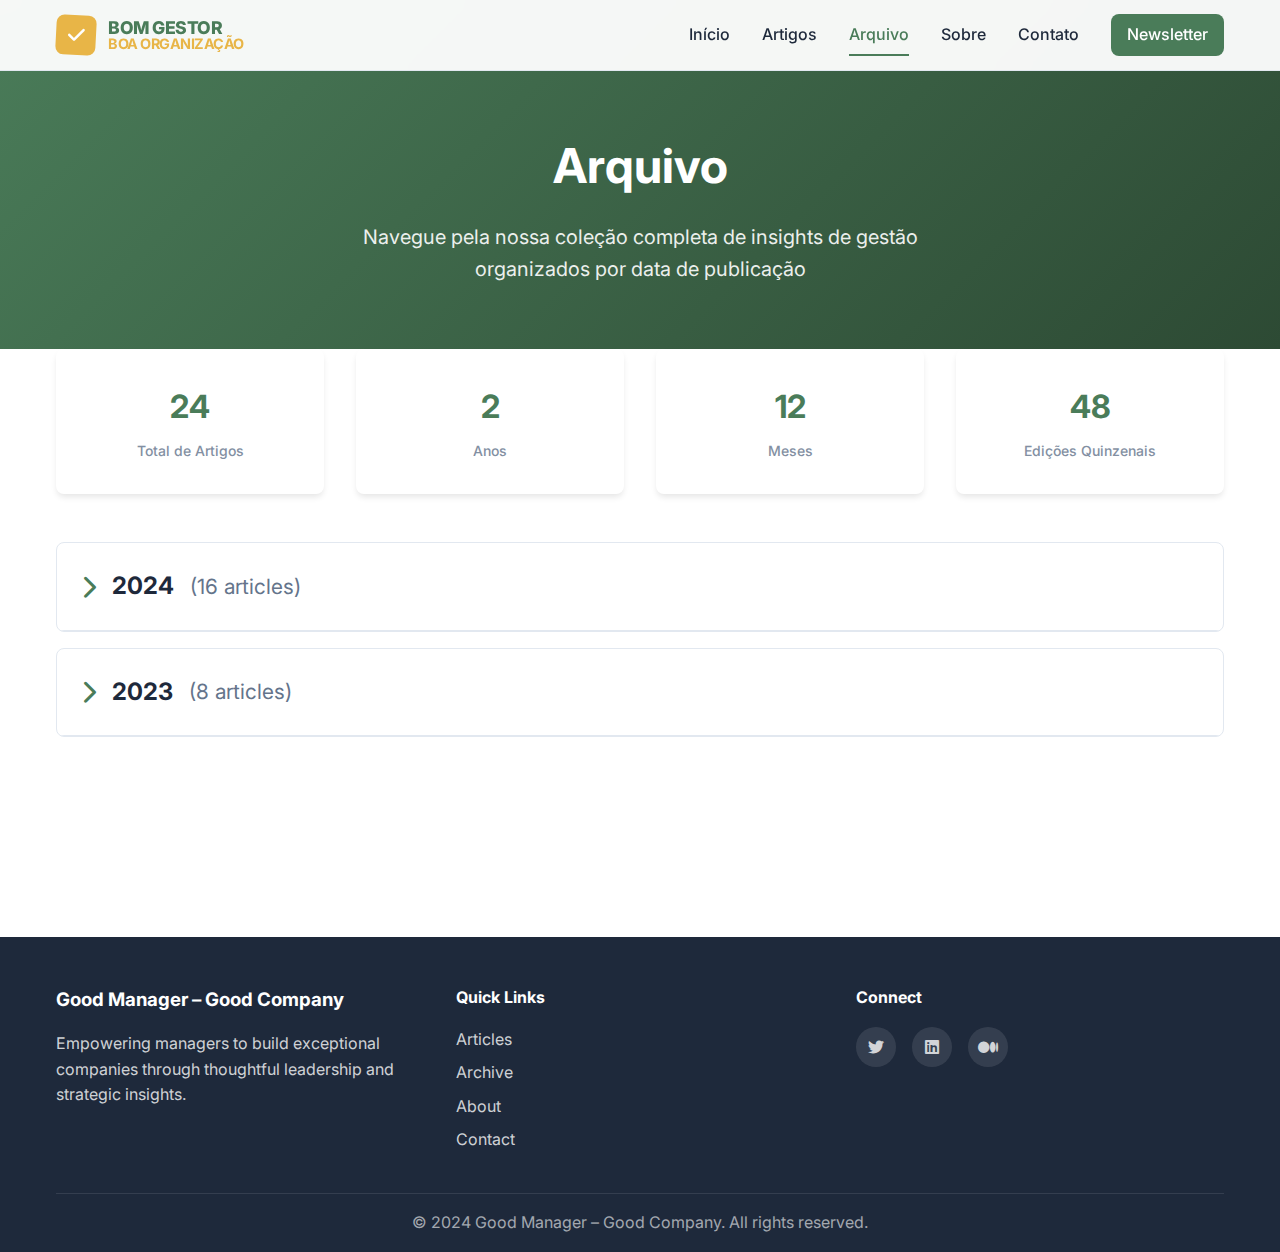
<file: archive.html>
<!DOCTYPE html>
<html lang="pt-BR">
<head>
    <meta charset="UTF-8">
    <meta name="viewport" content="width=device-width, initial-scale=1.0">
    <title>Arquivo | Bom Gestor Boa Organização</title>
    <meta name="description" content="Navegue pelo nosso arquivo completo de artigos de gestão organizados por ano, mês e semana">
    <link rel="stylesheet" href="css/style.css">
    <link rel="preconnect" href="https://fonts.googleapis.com">
    <link rel="preconnect" href="https://fonts.gstatic.com" crossorigin>
    <link href="https://fonts.googleapis.com/css2?family=Inter:wght@300;400;500;600;700&display=swap" rel="stylesheet">
    <link rel="stylesheet" href="https://cdnjs.cloudflare.com/ajax/libs/font-awesome/6.0.0/css/all.min.css">
</head>
<body>
    <nav class="navbar">
        <div class="nav-container">
            <div class="nav-logo">
                <a href="index.html">
                    <div class="logo-container">
                        <div class="logo-icon">
                            <i class="fas fa-check"></i>
                        </div>
                        <div class="logo-text">
                            <span class="logo-main">BOM GESTOR</span>
                            <span class="logo-sub">BOA ORGANIZAÇÃO</span>
                        </div>
                    </div>
                </a>
            </div>
            <div class="nav-menu" id="nav-menu">
                <a href="index.html" class="nav-link">Início</a>
                <a href="articles.html" class="nav-link">Artigos</a>
                <a href="archive.html" class="nav-link active">Arquivo</a>
                <a href="about.html" class="nav-link">Sobre</a>
                <a href="contact.html" class="nav-link">Contato</a>
                <a href="newsletter.html" class="nav-link newsletter-btn">Newsletter</a>
            </div>
            <div class="hamburger" id="hamburger">
                <span class="bar"></span>
                <span class="bar"></span>
                <span class="bar"></span>
            </div>
        </div>
    </nav>

    <main class="page-transition">
        <!-- Page Header -->
        <section class="page-header">
            <div class="container">
                <h1 class="page-title fade-in-up">Arquivo</h1>
                <p class="page-subtitle fade-in-up delay-1">Navegue pela nossa coleção completa de insights de gestão organizados por data de publicação</p>
            </div>
        </section>

        <!-- Archive Navigation -->
        <section class="archive-section">
            <div class="container">
                <div class="archive-stats scroll-reveal">
                    <div class="stats-grid">
                        <div class="stat-item">
                            <div class="stat-number">24</div>
                            <div class="stat-label">Total de Artigos</div>
                        </div>
                        <div class="stat-item">
                            <div class="stat-number">2</div>
                            <div class="stat-label">Anos</div>
                        </div>
                        <div class="stat-item">
                            <div class="stat-number">12</div>
                            <div class="stat-label">Meses</div>
                        </div>
                        <div class="stat-item">
                            <div class="stat-number">48</div>
                            <div class="stat-label">Edições Quinzenais</div>
                        </div>
                    </div>
                </div>

                <!-- Archive Tree -->
                <div class="archive-tree scroll-reveal">
                    <!-- 2024 -->
                    <div class="archive-year" data-year="2024">
                        <div class="year-header" onclick="toggleYear('2024')">
                            <h2>
                                <i class="fas fa-chevron-down year-icon"></i>
                                2024
                                <span class="article-count">(16 articles)</span>
                            </h2>
                        </div>
                        <div class="year-content" id="year-2024">
                            <!-- December 2024 -->
                            <div class="archive-month" data-month="12">
                                <div class="month-header" onclick="toggleMonth('2024', '12')">
                                    <h3>
                                        <i class="fas fa-chevron-down month-icon"></i>
                                        December 2024
                                        <span class="article-count">(4 articles)</span>
                                    </h3>
                                </div>
                                <div class="month-content" id="month-2024-12">
                                    <!-- Week 2 -->
                                    <div class="archive-week" data-week="2">
                                        <div class="week-header" onclick="toggleWeek('2024', '12', '2')">
                                            <h4>
                                                <i class="fas fa-chevron-down week-icon"></i>
                                                Week 2 (December 15, 2024)
                                                <span class="article-count">(2 articles)</span>
                                            </h4>
                                        </div>
                                        <div class="week-content" id="week-2024-12-2">
                                            <div class="archive-articles">
                                                <article class="archive-article-card hover-card">
                                                    <div class="article-info">
                                                        <div class="article-meta">
                                                            <span class="article-date">December 15, 2024</span>
                                                            <span class="article-tag leadership">Leadership</span>
                                                        </div>
                                                        <h5 class="article-title">The Art of Effective Team Leadership in 2024</h5>
                                                        <p class="article-excerpt">Discover the key principles that separate great leaders from good ones...</p>
                                                        <a href="article-detail.html?id=1" class="article-link">
                                                            Read Article <i class="fas fa-arrow-right"></i>
                                                        </a>
                                                    </div>
                                                </article>
                                                <article class="archive-article-card hover-card">
                                                    <div class="article-info">
                                                        <div class="article-meta">
                                                            <span class="article-date">December 15, 2024</span>
                                                            <span class="article-tag strategy">Strategy</span>
                                                        </div>
                                                        <h5 class="article-title">Innovation Management in Large Organizations</h5>
                                                        <p class="article-excerpt">How to foster innovation while maintaining operational efficiency...</p>
                                                        <a href="article-detail.html?id=9" class="article-link">
                                                            Read Article <i class="fas fa-arrow-right"></i>
                                                        </a>
                                                    </div>
                                                </article>
                                            </div>
                                        </div>
                                    </div>

                                    <!-- Week 1 -->
                                    <div class="archive-week" data-week="1">
                                        <div class="week-header" onclick="toggleWeek('2024', '12', '1')">
                                            <h4>
                                                <i class="fas fa-chevron-down week-icon"></i>
                                                Week 1 (December 1, 2024)
                                                <span class="article-count">(2 articles)</span>
                                            </h4>
                                        </div>
                                        <div class="week-content" id="week-2024-12-1">
                                            <div class="archive-articles">
                                                <article class="archive-article-card hover-card">
                                                    <div class="article-info">
                                                        <div class="article-meta">
                                                            <span class="article-date">December 1, 2024</span>
                                                            <span class="article-tag remote-work">Remote Work</span>
                                                        </div>
                                                        <h5 class="article-title">Building Culture in Remote Teams</h5>
                                                        <p class="article-excerpt">How to maintain company culture when your workforce is distributed...</p>
                                                        <a href="article-detail.html?id=2" class="article-link">
                                                            Read Article <i class="fas fa-arrow-right"></i>
                                                        </a>
                                                    </div>
                                                </article>
                                                <article class="archive-article-card hover-card">
                                                    <div class="article-info">
                                                        <div class="article-meta">
                                                            <span class="article-date">December 1, 2024</span>
                                                            <span class="article-tag leadership">Leadership</span>
                                                        </div>
                                                        <h5 class="article-title">Emotional Intelligence for Modern Managers</h5>
                                                        <p class="article-excerpt">Developing emotional intelligence skills to better understand...</p>
                                                        <a href="article-detail.html?id=10" class="article-link">
                                                            Read Article <i class="fas fa-arrow-right"></i>
                                                        </a>
                                                    </div>
                                                </article>
                                            </div>
                                        </div>
                                    </div>
                                </div>
                            </div>

                            <!-- November 2024 -->
                            <div class="archive-month" data-month="11">
                                <div class="month-header" onclick="toggleMonth('2024', '11')">
                                    <h3>
                                        <i class="fas fa-chevron-down month-icon"></i>
                                        November 2024
                                        <span class="article-count">(4 articles)</span>
                                    </h3>
                                </div>
                                <div class="month-content" id="month-2024-11">
                                    <div class="archive-week" data-week="2">
                                        <div class="week-header" onclick="toggleWeek('2024', '11', '2')">
                                            <h4>
                                                <i class="fas fa-chevron-down week-icon"></i>
                                                Week 2 (November 15, 2024)
                                                <span class="article-count">(2 articles)</span>
                                            </h4>
                                        </div>
                                        <div class="week-content" id="week-2024-11-2">
                                            <div class="archive-articles">
                                                <article class="archive-article-card hover-card">
                                                    <div class="article-info">
                                                        <div class="article-meta">
                                                            <span class="article-date">November 15, 2024</span>
                                                            <span class="article-tag analytics">Analytics</span>
                                                        </div>
                                                        <h5 class="article-title">Data-Driven Decision Making for Managers</h5>
                                                        <p class="article-excerpt">Learn how to leverage data analytics to make better business decisions...</p>
                                                        <a href="article-detail.html?id=3" class="article-link">
                                                            Read Article <i class="fas fa-arrow-right"></i>
                                                        </a>
                                                    </div>
                                                </article>
                                                <article class="archive-article-card hover-card">
                                                    <div class="article-info">
                                                        <div class="article-meta">
                                                            <span class="article-date">November 15, 2024</span>
                                                            <span class="article-tag culture">Culture</span>
                                                        </div>
                                                        <h5 class="article-title">Building High-Performance Teams</h5>
                                                        <p class="article-excerpt">The essential elements of creating teams that consistently deliver...</p>
                                                        <a href="article-detail.html?id=11" class="article-link">
                                                            Read Article <i class="fas fa-arrow-right"></i>
                                                        </a>
                                                    </div>
                                                </article>
                                            </div>
                                        </div>
                                    </div>

                                    <div class="archive-week" data-week="1">
                                        <div class="week-header" onclick="toggleWeek('2024', '11', '1')">
                                            <h4>
                                                <i class="fas fa-chevron-down week-icon"></i>
                                                Week 1 (November 1, 2024)
                                                <span class="article-count">(2 articles)</span>
                                            </h4>
                                        </div>
                                        <div class="week-content" id="week-2024-11-1">
                                            <div class="archive-articles">
                                                <article class="archive-article-card hover-card">
                                                    <div class="article-info">
                                                        <div class="article-meta">
                                                            <span class="article-date">November 1, 2024</span>
                                                            <span class="article-tag culture">Culture</span>
                                                        </div>
                                                        <h5 class="article-title">Creating Psychological Safety in the Workplace</h5>
                                                        <p class="article-excerpt">Why psychological safety is the foundation of high-performing teams...</p>
                                                        <a href="article-detail.html?id=4" class="article-link">
                                                            Read Article <i class="fas fa-arrow-right"></i>
                                                        </a>
                                                    </div>
                                                </article>
                                                <article class="archive-article-card hover-card">
                                                    <div class="article-info">
                                                        <div class="article-meta">
                                                            <span class="article-date">November 1, 2024</span>
                                                            <span class="article-tag remote-work">Remote Work</span>
                                                        </div>
                                                        <h5 class="article-title">Managing Distributed Teams Effectively</h5>
                                                        <p class="article-excerpt">Best practices for leading teams across different time zones...</p>
                                                        <a href="article-detail.html?id=12" class="article-link">
                                                            Read Article <i class="fas fa-arrow-right"></i>
                                                        </a>
                                                    </div>
                                                </article>
                                            </div>
                                        </div>
                                    </div>
                                </div>
                            </div>

                            <!-- October 2024 -->
                            <div class="archive-month" data-month="10">
                                <div class="month-header" onclick="toggleMonth('2024', '10')">
                                    <h3>
                                        <i class="fas fa-chevron-down month-icon"></i>
                                        October 2024
                                        <span class="article-count">(4 articles)</span>
                                    </h3>
                                </div>
                                <div class="month-content" id="month-2024-10">
                                    <div class="archive-week" data-week="2">
                                        <div class="week-header" onclick="toggleWeek('2024', '10', '2')">
                                            <h4>
                                                <i class="fas fa-chevron-down week-icon"></i>
                                                Week 2 (October 15, 2024)
                                                <span class="article-count">(2 articles)</span>
                                            </h4>
                                        </div>
                                        <div class="week-content" id="week-2024-10-2">
                                            <div class="archive-articles">
                                                <article class="archive-article-card hover-card">
                                                    <div class="article-info">
                                                        <div class="article-meta">
                                                            <span class="article-date">October 15, 2024</span>
                                                            <span class="article-tag strategy">Strategy</span>
                                                        </div>
                                                        <h5 class="article-title">Strategic Planning in Uncertain Times</h5>
                                                        <p class="article-excerpt">How to develop robust strategic plans that can adapt to changing market...</p>
                                                        <a href="article-detail.html?id=5" class="article-link">
                                                            Read Article <i class="fas fa-arrow-right"></i>
                                                        </a>
                                                    </div>
                                                </article>
                                                <article class="archive-article-card hover-card">
                                                    <div class="article-info">
                                                        <div class="article-meta">
                                                            <span class="article-date">October 15, 2024</span>
                                                            <span class="article-tag analytics">Analytics</span>
                                                        </div>
                                                        <h5 class="article-title">KPI Management for Modern Leaders</h5>
                                                        <p class="article-excerpt">Selecting and tracking the right metrics to drive business performance...</p>
                                                        <a href="article-detail.html?id=13" class="article-link">
                                                            Read Article <i class="fas fa-arrow-right"></i>
                                                        </a>
                                                    </div>
                                                </article>
                                            </div>
                                        </div>
                                    </div>

                                    <div class="archive-week" data-week="1">
                                        <div class="week-header" onclick="toggleWeek('2024', '10', '1')">
                                            <h4>
                                                <i class="fas fa-chevron-down week-icon"></i>
                                                Week 1 (October 1, 2024)
                                                <span class="article-count">(2 articles)</span>
                                            </h4>
                                        </div>
                                        <div class="week-content" id="week-2024-10-1">
                                            <div class="archive-articles">
                                                <article class="archive-article-card hover-card">
                                                    <div class="article-info">
                                                        <div class="article-meta">
                                                            <span class="article-date">October 1, 2024</span>
                                                            <span class="article-tag leadership">Leadership</span>
                                                        </div>
                                                        <h5 class="article-title">The Power of Continuous Feedback</h5>
                                                        <p class="article-excerpt">Moving beyond annual reviews to create a culture of continuous improvement...</p>
                                                        <a href="article-detail.html?id=6" class="article-link">
                                                            Read Article <i class="fas fa-arrow-right"></i>
                                                        </a>
                                                    </div>
                                                </article>
                                                <article class="archive-article-card hover-card">
                                                    <div class="article-info">
                                                        <div class="article-meta">
                                                            <span class="article-date">October 1, 2024</span>
                                                            <span class="article-tag strategy">Strategy</span>
                                                        </div>
                                                        <h5 class="article-title">Change Management Best Practices</h5>
                                                        <p class="article-excerpt">Leading organizational transformation with minimal disruption...</p>
                                                        <a href="article-detail.html?id=14" class="article-link">
                                                            Read Article <i class="fas fa-arrow-right"></i>
                                                        </a>
                                                    </div>
                                                </article>
                                            </div>
                                        </div>
                                    </div>
                                </div>
                            </div>
                        </div>
                    </div>

                    <!-- 2023 -->
                    <div class="archive-year" data-year="2023">
                        <div class="year-header" onclick="toggleYear('2023')">
                            <h2>
                                <i class="fas fa-chevron-right year-icon"></i>
                                2023
                                <span class="article-count">(8 articles)</span>
                            </h2>
                        </div>
                        <div class="year-content collapsed" id="year-2023">
                            <div class="archive-month" data-month="12">
                                <div class="month-header" onclick="toggleMonth('2023', '12')">
                                    <h3>
                                        <i class="fas fa-chevron-right month-icon"></i>
                                        December 2023
                                        <span class="article-count">(4 articles)</span>
                                    </h3>
                                </div>
                                <div class="month-content collapsed" id="month-2023-12">
                                    <!-- Add 2023 content here -->
                                    <div class="year-summary">
                                        <p>8 articles published in 2023 covering leadership fundamentals, team dynamics, and organizational culture. <a href="#" onclick="expandYear('2023')">Expand to view all articles</a></p>
                                    </div>
                                </div>
                            </div>
                        </div>
                    </div>
                </div>

                <!-- Quick Navigation -->
                <div class="quick-nav scroll-reveal">
                    <h3>Quick Navigation</h3>
                    <div class="nav-buttons">
                        <button class="nav-btn" onclick="expandAll()">
                            <i class="fas fa-expand-alt"></i> Expand All
                        </button>
                        <button class="nav-btn" onclick="collapseAll()">
                            <i class="fas fa-compress-alt"></i> Collapse All
                        </button>
                        <button class="nav-btn" onclick="scrollToTop()">
                            <i class="fas fa-arrow-up"></i> Back to Top
                        </button>
                    </div>
                </div>
            </div>
        </section>
    </main>

    <footer class="footer">
        <div class="container">
            <div class="footer-content">
                <div class="footer-section">
                    <h3>Good Manager – Good Company</h3>
                    <p>Empowering managers to build exceptional companies through thoughtful leadership and strategic insights.</p>
                </div>
                <div class="footer-section">
                    <h4>Quick Links</h4>
                    <ul>
                        <li><a href="articles.html">Articles</a></li>
                        <li><a href="archive.html">Archive</a></li>
                        <li><a href="about.html">About</a></li>
                        <li><a href="contact.html">Contact</a></li>
                    </ul>
                </div>
                <div class="footer-section">
                    <h4>Connect</h4>
                    <div class="social-links">
                        <a href="#" class="social-link"><i class="fab fa-twitter"></i></a>
                        <a href="#" class="social-link"><i class="fab fa-linkedin"></i></a>
                        <a href="#" class="social-link"><i class="fab fa-medium"></i></a>
                    </div>
                </div>
            </div>
            <div class="footer-bottom">
                <p>&copy; 2024 Good Manager – Good Company. All rights reserved.</p>
            </div>
        </div>
    </footer>

    <script src="js/main.js"></script>
    <script src="js/archive.js"></script>
</body>
</html>
</file>
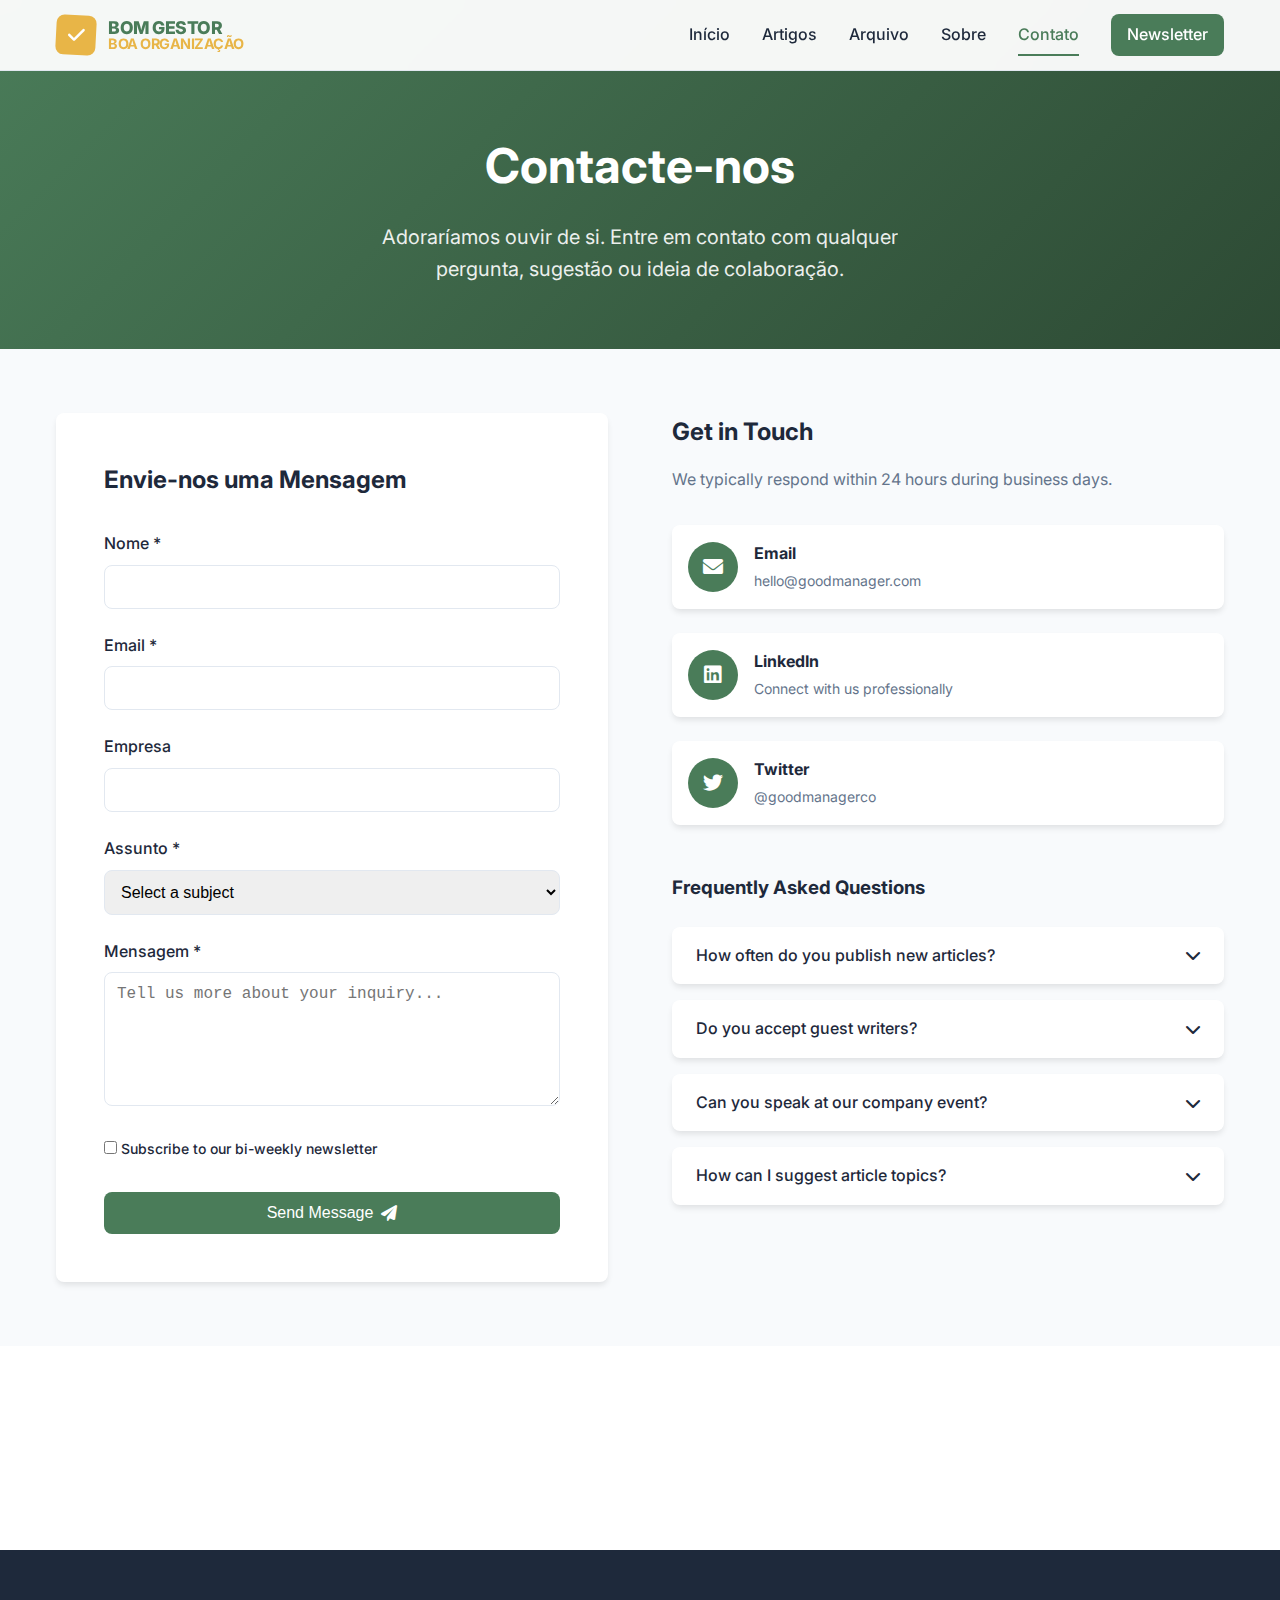
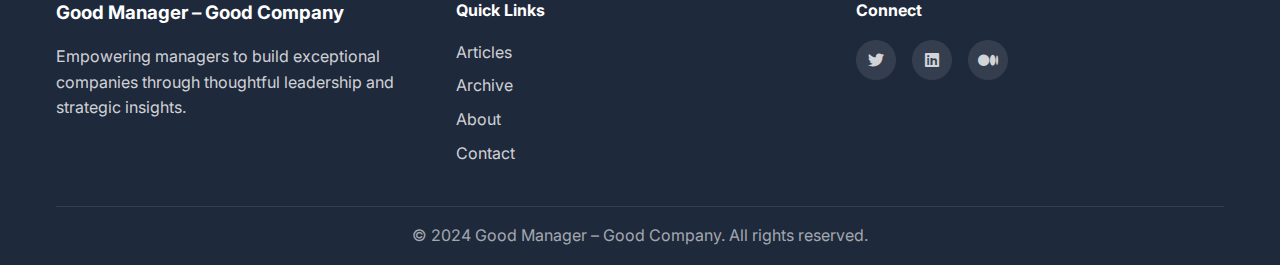
<file: contact.html>
<!DOCTYPE html>
<html lang="pt-BR">
<head>
    <meta charset="UTF-8">
    <meta name="viewport" content="width=device-width, initial-scale=1.0">
    <title>Contato | Bom Gestor Boa Organização</title>
    <meta name="description" content="Entre em contato com Bom Gestor Boa Organização. Adoraríamos ouvir de si!">
    <link rel="stylesheet" href="css/style.css">
    <link rel="preconnect" href="https://fonts.googleapis.com">
    <link rel="preconnect" href="https://fonts.gstatic.com" crossorigin>
    <link href="https://fonts.googleapis.com/css2?family=Inter:wght@300;400;500;600;700&display=swap" rel="stylesheet">
    <link rel="stylesheet" href="https://cdnjs.cloudflare.com/ajax/libs/font-awesome/6.0.0/css/all.min.css">
</head>
<body>
    <nav class="navbar">
        <div class="nav-container">
            <div class="nav-logo">
                <a href="index.html">
                    <div class="logo-container">
                        <div class="logo-icon">
                            <i class="fas fa-check"></i>
                        </div>
                        <div class="logo-text">
                            <span class="logo-main">BOM GESTOR</span>
                            <span class="logo-sub">BOA ORGANIZAÇÃO</span>
                        </div>
                    </div>
                </a>
            </div>
            <div class="nav-menu" id="nav-menu">
                <a href="index.html" class="nav-link">Início</a>
                <a href="articles.html" class="nav-link">Artigos</a>
                <a href="archive.html" class="nav-link">Arquivo</a>
                <a href="about.html" class="nav-link">Sobre</a>
                <a href="contact.html" class="nav-link active">Contato</a>
                <a href="newsletter.html" class="nav-link newsletter-btn">Newsletter</a>
            </div>
            <div class="hamburger" id="hamburger">
                <span class="bar"></span>
                <span class="bar"></span>
                <span class="bar"></span>
            </div>
        </div>
    </nav>

    <main class="page-transition">
        <!-- Page Header -->
        <section class="page-header">
            <div class="container">
                <h1 class="page-title fade-in-up">Contacte-nos</h1>
                <p class="page-subtitle fade-in-up delay-1">Adoraríamos ouvir de si. Entre em contato com qualquer pergunta, sugestão ou ideia de colaboração.</p>
            </div>
        </section>

        <!-- Contact Section -->
        <section class="contact-section">
            <div class="container">
                <div class="contact-grid">
                    <!-- Contact Form -->
                    <div class="contact-form-container scroll-reveal">
                        <h2>Envie-nos uma Mensagem</h2>
                        <form class="contact-form" id="contact-form">
                            <div class="form-group">
                                <label for="name">Nome *</label>
                                <input type="text" id="name" name="name" required>
                            </div>
                            
                            <div class="form-group">
                                <label for="email">Email *</label>
                                <input type="email" id="email" name="email" required>
                            </div>
                            
                            <div class="form-group">
                                <label for="company">Empresa</label>
                                <input type="text" id="company" name="company">
                            </div>
                            
                            <div class="form-group">
                                <label for="subject">Assunto *</label>
                                <select id="subject" name="subject" required>
                                    <option value="">Select a subject</option>
                                    <option value="general">General Inquiry</option>
                                    <option value="collaboration">Collaboration Opportunity</option>
                                    <option value="guest-writing">Guest Writing</option>
                                    <option value="speaking">Speaking Engagement</option>
                                    <option value="feedback">Feedback</option>
                                    <option value="technical">Technical Support</option>
                                    <option value="other">Other</option>
                                </select>
                            </div>
                            
                            <div class="form-group">
                                <label for="message">Mensagem *</label>
                                <textarea id="message" name="message" rows="6" required placeholder="Tell us more about your inquiry..."></textarea>
                            </div>
                            
                            <div class="form-group checkbox-group">
                                <label class="checkbox-label">
                                    <input type="checkbox" id="newsletter" name="newsletter">
                                    <span class="checkmark"></span>
                                    Subscribe to our bi-weekly newsletter
                                </label>
                            </div>
                            
                            <button type="submit" class="btn btn-primary submit-btn">
                                <span class="btn-text">Send Message</span>
                                <i class="fas fa-paper-plane btn-icon"></i>
                            </button>
                        </form>
                    </div>

                    <!-- Contact Info -->
                    <div class="contact-info scroll-reveal">
                        <h2>Get in Touch</h2>
                        <p>We typically respond within 24 hours during business days.</p>
                        
                        <div class="contact-methods">
                            <div class="contact-method">
                                <div class="method-icon">
                                    <i class="fas fa-envelope"></i>
                                </div>
                                <div class="method-info">
                                    <h4>Email</h4>
                                    <p>hello@goodmanager.com</p>
                                </div>
                            </div>
                            
                            <div class="contact-method">
                                <div class="method-icon">
                                    <i class="fab fa-linkedin"></i>
                                </div>
                                <div class="method-info">
                                    <h4>LinkedIn</h4>
                                    <p>Connect with us professionally</p>
                                </div>
                            </div>
                            
                            <div class="contact-method">
                                <div class="method-icon">
                                    <i class="fab fa-twitter"></i>
                                </div>
                                <div class="method-info">
                                    <h4>Twitter</h4>
                                    <p>@goodmanagerco</p>
                                </div>
                            </div>
                        </div>

                        <!-- FAQ Section -->
                        <div class="contact-faq">
                            <h3>Frequently Asked Questions</h3>
                            <div class="faq-item">
                                <div class="faq-question" onclick="toggleFaq(0)">
                                    <span>How often do you publish new articles?</span>
                                    <i class="fas fa-chevron-down"></i>
                                </div>
                                <div class="faq-answer">
                                    <p>We publish new articles bi-weekly, every other Tuesday. You can subscribe to our newsletter to get notified of new publications.</p>
                                </div>
                            </div>
                            
                            <div class="faq-item">
                                <div class="faq-question" onclick="toggleFaq(1)">
                                    <span>Do you accept guest writers?</span>
                                    <i class="fas fa-chevron-down"></i>
                                </div>
                                <div class="faq-answer">
                                    <p>Yes! We welcome guest contributions from experienced managers and thought leaders. Please use the contact form with "Guest Writing" as the subject.</p>
                                </div>
                            </div>
                            
                            <div class="faq-item">
                                <div class="faq-question" onclick="toggleFaq(2)">
                                    <span>Can you speak at our company event?</span>
                                    <i class="fas fa-chevron-down"></i>
                                </div>
                                <div class="faq-answer">
                                    <p>We'd be happy to discuss speaking opportunities. Please contact us with details about your event, audience, and preferred topics.</p>
                                </div>
                            </div>
                            
                            <div class="faq-item">
                                <div class="faq-question" onclick="toggleFaq(3)">
                                    <span>How can I suggest article topics?</span>
                                    <i class="fas fa-chevron-down"></i>
                                </div>
                                <div class="faq-answer">
                                    <p>We love hearing from our readers! Use the contact form to share your topic ideas or management challenges you'd like us to address.</p>
                                </div>
                            </div>
                        </div>
                    </div>
                </div>
            </div>
        </section>

        <!-- Response Time Section -->
        <section class="response-time">
            <div class="container">
                <div class="response-content scroll-reveal">
                    <div class="response-stats">
                        <div class="response-stat">
                            <div class="stat-icon">
                                <i class="fas fa-clock"></i>
                            </div>
                            <div class="stat-info">
                                <h3>24 Hours</h3>
                                <p>Average Response Time</p>
                            </div>
                        </div>
                        
                        <div class="response-stat">
                            <div class="stat-icon">
                                <i class="fas fa-users"></i>
                            </div>
                            <div class="stat-info">
                                <h3>100%</h3>
                                <p>Response Rate</p>
                            </div>
                        </div>
                        
                        <div class="response-stat">
                            <div class="stat-icon">
                                <i class="fas fa-star"></i>
                            </div>
                            <div class="stat-info">
                                <h3>4.9/5</h3>
                                <p>Satisfaction Rating</p>
                            </div>
                        </div>
                    </div>
                </div>
            </div>
        </section>
    </main>

    <footer class="footer">
        <div class="container">
            <div class="footer-content">
                <div class="footer-section">
                    <h3>Good Manager – Good Company</h3>
                    <p>Empowering managers to build exceptional companies through thoughtful leadership and strategic insights.</p>
                </div>
                <div class="footer-section">
                    <h4>Quick Links</h4>
                    <ul>
                        <li><a href="articles.html">Articles</a></li>
                        <li><a href="archive.html">Archive</a></li>
                        <li><a href="about.html">About</a></li>
                        <li><a href="contact.html">Contact</a></li>
                    </ul>
                </div>
                <div class="footer-section">
                    <h4>Connect</h4>
                    <div class="social-links">
                        <a href="#" class="social-link"><i class="fab fa-twitter"></i></a>
                        <a href="#" class="social-link"><i class="fab fa-linkedin"></i></a>
                        <a href="#" class="social-link"><i class="fab fa-medium"></i></a>
                    </div>
                </div>
            </div>
            <div class="footer-bottom">
                <p>&copy; 2024 Good Manager – Good Company. All rights reserved.</p>
            </div>
        </div>
    </footer>

    <script src="js/main.js"></script>
    <script src="js/contact.js"></script>
</body>
</html>
</file>
<file: css/style.css>
/* Reset and Base Styles */
* {
    margin: 0;
    padding: 0;
    box-sizing: border-box;
}

:root {
    --primary-color: #4a7c59;
    --primary-hover: #3d6b49;
    --secondary-color: #7c9885;
    --accent-color: #e8b547;
    --accent-hover: #d4a537;
    --green-light: #8db99a;
    --green-dark: #2d4a34;
    --text-color: #1e293b;
    --text-light: #64748b;
    --text-white: #ffffff;
    --bg-color: #ffffff;
    --bg-light: #f8fafc;
    --bg-green: #4a7c59;
    --border-color: #e2e8f0;
    --shadow: 0 4px 6px -1px rgba(0, 0, 0, 0.1);
    --shadow-hover: 0 20px 25px -5px rgba(0, 0, 0, 0.1);
    --transition: all 0.3s cubic-bezier(0.4, 0, 0.2, 1);
    --border-radius: 8px;
    --max-width: 1200px;
}

body {
    font-family: 'Inter', sans-serif;
    line-height: 1.6;
    color: var(--text-color);
    background-color: var(--bg-color);
    overflow-x: hidden;
}

.container {
    max-width: var(--max-width);
    margin: 0 auto;
    padding: 0 1rem;
}

/* Navigation */
.navbar {
    position: fixed;
    top: 0;
    width: 100%;
    background: rgba(255, 255, 255, 0.95);
    backdrop-filter: blur(10px);
    border-bottom: 1px solid var(--border-color);
    z-index: 1000;
    transition: var(--transition);
}

.nav-container {
    max-width: var(--max-width);
    margin: 0 auto;
    padding: 0 1rem;
    display: flex;
    justify-content: space-between;
    align-items: center;
    height: 70px;
}

.nav-logo a {
    text-decoration: none;
    transition: var(--transition);
}

.logo-container {
    display: flex;
    align-items: center;
    gap: 0.75rem;
}

.logo-icon {
    width: 40px;
    height: 40px;
    background: var(--accent-color);
    border-radius: 8px;
    display: flex;
    align-items: center;
    justify-content: center;
    transform: rotate(3deg);
    transition: var(--transition);
}

.logo-icon i {
    font-size: 1.2rem;
    color: var(--text-white);
    transform: rotate(-3deg);
}

.logo-text {
    display: flex;
    flex-direction: column;
    line-height: 1;
}

.logo-main {
    font-size: 1.1rem;
    font-weight: 800;
    color: var(--primary-color);
    text-transform: uppercase;
    letter-spacing: -0.5px;
}

.logo-sub {
    font-size: 0.9rem;
    font-weight: 700;
    color: var(--accent-color);
    text-transform: uppercase;
    letter-spacing: -0.5px;
}

.nav-logo a:hover .logo-icon {
    transform: rotate(8deg);
}

.nav-logo a:hover .logo-main {
    color: var(--primary-hover);
}

.nav-logo a:hover .logo-sub {
    color: var(--accent-hover);
}

.nav-menu {
    display: flex;
    gap: 2rem;
    align-items: center;
}

.nav-link {
    color: var(--text-color);
    text-decoration: none;
    font-weight: 500;
    position: relative;
    transition: var(--transition);
    padding: 0.5rem 0;
}

.nav-link:hover,
.nav-link.active {
    color: var(--primary-color);
}

.nav-link::after {
    content: '';
    position: absolute;
    bottom: 0;
    left: 0;
    width: 0;
    height: 2px;
    background-color: var(--primary-color);
    transition: var(--transition);
}

.nav-link:hover::after,
.nav-link.active::after {
    width: 100%;
}

.newsletter-btn {
    background: var(--primary-color);
    color: white !important;
    padding: 0.5rem 1rem !important;
    border-radius: var(--border-radius);
    transition: var(--transition);
}

.newsletter-btn:hover {
    background: var(--primary-hover);
    transform: translateY(-2px);
}

.newsletter-btn::after {
    display: none;
}

.hamburger {
    display: none;
    flex-direction: column;
    cursor: pointer;
    gap: 4px;
}

.bar {
    width: 25px;
    height: 3px;
    background: var(--text-color);
    transition: var(--transition);
}

/* Hero Section */
.hero {
    height: 100vh;
    display: flex;
    align-items: center;
    justify-content: center;
    position: relative;
    background: var(--bg-green);
    color: var(--text-white);
    text-align: center;
    overflow: hidden;
}

.hero-bg {
    position: absolute;
    top: 0;
    left: 0;
    width: 100%;
    height: 100%;
    background: linear-gradient(135deg, var(--primary-color) 0%, var(--green-dark) 100%);
    opacity: 1;
    z-index: -1;
}

.hero-content {
    max-width: 900px;
    padding: 0 1rem;
    z-index: 1;
}

.hero-logo {
    margin-bottom: 2rem;
}

.hero-logo-icon {
    width: 120px;
    height: 120px;
    background: var(--accent-color);
    border-radius: 20px;
    display: flex;
    align-items: center;
    justify-content: center;
    margin: 0 auto;
    transform: rotate(5deg);
    box-shadow: 0 10px 30px rgba(0, 0, 0, 0.2);
}

.hero-logo-icon i {
    font-size: 3.5rem;
    color: var(--text-white);
    transform: rotate(-5deg);
}

.hero-title {
    font-size: 4.5rem;
    font-weight: 900;
    margin-bottom: 2rem;
    line-height: 0.9;
    text-transform: uppercase;
    letter-spacing: -2px;
}

.title-main {
    display: block;
    color: var(--green-light);
    font-weight: 800;
}

.title-accent {
    display: block;
    color: var(--accent-color);
    font-weight: 900;
}

.hero-subtitle {
    font-size: 1.4rem;
    margin-bottom: 3rem;
    opacity: 0.95;
    font-weight: 400;
    max-width: 600px;
    margin-left: auto;
    margin-right: auto;
    line-height: 1.4;
}

.hero-buttons {
    display: flex;
    gap: 1rem;
    justify-content: center;
    flex-wrap: wrap;
}

/* Buttons */
.btn {
    display: inline-flex;
    align-items: center;
    gap: 0.5rem;
    padding: 0.75rem 1.5rem;
    font-weight: 500;
    text-decoration: none;
    border-radius: var(--border-radius);
    transition: var(--transition);
    cursor: pointer;
    border: none;
    font-size: 1rem;
}

.btn-primary {
    background: var(--primary-color);
    color: white;
}

.btn-primary:hover {
    background: var(--primary-hover);
    transform: translateY(-2px);
    box-shadow: var(--shadow-hover);
}

.btn-outline {
    background: transparent;
    color: white;
    border: 2px solid white;
}

.btn-outline:hover {
    background: white;
    color: var(--primary-color);
    transform: translateY(-2px);
}

/* Sections */
.section-title {
    font-size: 2.5rem;
    font-weight: 700;
    text-align: center;
    margin-bottom: 3rem;
    color: var(--text-color);
}

/* Featured Articles */
.featured-articles {
    padding: 6rem 0;
    background: var(--bg-light);
}

.articles-grid {
    display: grid;
    grid-template-columns: repeat(auto-fit, minmax(350px, 1fr));
    gap: 2rem;
}

.article-card {
    background: white;
    border-radius: var(--border-radius);
    overflow: hidden;
    box-shadow: var(--shadow);
    transition: var(--transition);
    cursor: pointer;
}

.hover-card:hover {
    transform: translateY(-8px);
    box-shadow: var(--shadow-hover);
}

.article-image {
    height: 200px;
    overflow: hidden;
}

.article-image img {
    width: 100%;
    height: 100%;
    object-fit: cover;
    transition: var(--transition);
}

.hover-card:hover .article-image img {
    transform: scale(1.05);
}

.article-content {
    padding: 1.5rem;
}

.article-meta {
    display: flex;
    gap: 1rem;
    margin-bottom: 1rem;
    font-size: 0.875rem;
    color: var(--text-light);
}

.article-tag {
    background: var(--primary-color);
    color: white;
    padding: 0.25rem 0.5rem;
    border-radius: 4px;
    font-size: 0.75rem;
    font-weight: 500;
}

.article-title {
    font-size: 1.25rem;
    font-weight: 600;
    margin-bottom: 0.75rem;
    line-height: 1.3;
}

.article-excerpt {
    color: var(--text-light);
    margin-bottom: 1rem;
    line-height: 1.5;
}

.read-more {
    color: var(--primary-color);
    text-decoration: none;
    font-weight: 500;
    display: inline-flex;
    align-items: center;
    gap: 0.5rem;
    transition: var(--transition);
}

.read-more:hover {
    color: var(--primary-hover);
    gap: 0.75rem;
}

/* Newsletter CTA */
.newsletter-cta {
    background: var(--primary-color);
    color: white;
    padding: 4rem 0;
    text-align: center;
}

.newsletter-content h2 {
    font-size: 2rem;
    margin-bottom: 1rem;
}

.newsletter-content p {
    font-size: 1.125rem;
    margin-bottom: 2rem;
    opacity: 0.9;
}

.newsletter-content .btn-primary {
    background: white;
    color: var(--primary-color);
}

.newsletter-content .btn-primary:hover {
    background: var(--bg-light);
    transform: translateY(-2px);
}

/* Footer */
.footer {
    background: var(--text-color);
    color: white;
    padding: 3rem 0 1rem;
}

.footer-content {
    display: grid;
    grid-template-columns: repeat(auto-fit, minmax(250px, 1fr));
    gap: 2rem;
    margin-bottom: 2rem;
}

.footer-section h3,
.footer-section h4 {
    margin-bottom: 1rem;
    color: white;
}

.footer-section p,
.footer-section li {
    color: rgba(255, 255, 255, 0.8);
    line-height: 1.6;
}

.footer-section ul {
    list-style: none;
}

.footer-section ul li {
    margin-bottom: 0.5rem;
}

.footer-section a {
    color: rgba(255, 255, 255, 0.8);
    text-decoration: none;
    transition: var(--transition);
}

.footer-section a:hover {
    color: white;
}

.social-links {
    display: flex;
    gap: 1rem;
}

.social-link {
    width: 40px;
    height: 40px;
    background: rgba(255, 255, 255, 0.1);
    display: flex;
    align-items: center;
    justify-content: center;
    border-radius: 50%;
    transition: var(--transition);
}

.social-link:hover {
    background: var(--primary-color);
    transform: translateY(-2px);
}

.footer-bottom {
    border-top: 1px solid rgba(255, 255, 255, 0.1);
    padding-top: 1rem;
    text-align: center;
    color: rgba(255, 255, 255, 0.6);
}

/* Animations */
@keyframes fadeInUp {
    from {
        opacity: 0;
        transform: translateY(30px);
    }
    to {
        opacity: 1;
        transform: translateY(0);
    }
}

.fade-in-up {
    animation: fadeInUp 0.8s ease-out forwards;
}

.delay-1 {
    animation-delay: 0.2s;
    opacity: 0;
}

.delay-2 {
    animation-delay: 0.4s;
    opacity: 0;
}

.delay-3 {
    animation-delay: 0.6s;
    opacity: 0;
}

/* Responsive Design */
@media (max-width: 768px) {
    .hamburger {
        display: flex;
    }

    .nav-menu {
        position: fixed;
        left: -100%;
        top: 70px;
        flex-direction: column;
        background-color: white;
        width: 100%;
        text-align: center;
        transition: 0.3s;
        box-shadow: var(--shadow);
        padding: 2rem 0;
        gap: 1rem;
    }

    .nav-menu.active {
        left: 0;
    }

    .logo-text {
        display: none;
    }

    .hero-logo-icon {
        width: 80px;
        height: 80px;
    }

    .hero-logo-icon i {
        font-size: 2.5rem;
    }

    .hero-title {
        font-size: 3rem;
        letter-spacing: -1px;
    }

    .hero-subtitle {
        font-size: 1.125rem;
        margin-bottom: 2rem;
    }

    .hero-buttons {
        flex-direction: column;
        align-items: center;
        gap: 1rem;
    }

    .hero-buttons .btn {
        width: 200px;
    }

    .articles-grid {
        grid-template-columns: 1fr;
        gap: 1.5rem;
    }

    .section-title {
        font-size: 2rem;
    }

    .footer-content {
        grid-template-columns: 1fr;
        text-align: center;
    }
}

@media (max-width: 480px) {
    .hero-logo-icon {
        width: 60px;
        height: 60px;
    }

    .hero-logo-icon i {
        font-size: 2rem;
    }

    .hero-title {
        font-size: 2.5rem;
        letter-spacing: 0;
    }

    .hero-subtitle {
        font-size: 1rem;
    }

    .logo-icon {
        width: 35px;
        height: 35px;
    }

    .logo-icon i {
        font-size: 1rem;
    }

    .container {
        padding: 0 0.5rem;
    }
}

/* Page Transitions */
.page-transition {
    opacity: 0;
    transform: translateY(20px);
    transition: all 0.5s ease-out;
}

.page-transition.loaded {
    opacity: 1;
    transform: translateY(0);
}

/* Scroll animations */
.scroll-reveal {
    opacity: 0;
    transform: translateY(50px);
    transition: all 0.6s ease-out;
}

.scroll-reveal.revealed {
    opacity: 1;
    transform: translateY(0);
}

/* Loading states */
.loading {
    position: relative;
    overflow: hidden;
}

.loading::after {
    content: '';
    position: absolute;
    top: 0;
    left: -100%;
    width: 100%;
    height: 100%;
    background: linear-gradient(90deg, transparent, rgba(255, 255, 255, 0.6), transparent);
    animation: shimmer 1.5s infinite;
}

@keyframes shimmer {
    0% {
        left: -100%;
    }
    100% {
        left: 100%;
    }
}

/* Page Header */
.page-header {
    padding: 8rem 0 4rem;
    background: linear-gradient(135deg, var(--primary-color) 0%, var(--green-dark) 100%);
    color: white;
    text-align: center;
}

.page-title {
    font-size: 3rem;
    font-weight: 700;
    margin-bottom: 1rem;
}

.page-subtitle {
    font-size: 1.25rem;
    opacity: 0.9;
    max-width: 600px;
    margin: 0 auto;
}

/* Filters Section */
.filters-section {
    padding: 3rem 0;
    background: white;
    border-bottom: 1px solid var(--border-color);
    position: sticky;
    top: 70px;
    z-index: 100;
}

.filters-container {
    display: flex;
    flex-direction: column;
    gap: 2rem;
}

/* Search Container */
.search-container {
    position: relative;
}

.search-box {
    position: relative;
    max-width: 500px;
    margin: 0 auto;
}

.search-box i {
    position: absolute;
    left: 1rem;
    top: 50%;
    transform: translateY(-50%);
    color: var(--text-light);
}

.search-box input {
    width: 100%;
    padding: 0.75rem 1rem 0.75rem 3rem;
    border: 2px solid var(--border-color);
    border-radius: var(--border-radius);
    font-size: 1rem;
    transition: var(--transition);
}

.search-box input:focus {
    outline: none;
    border-color: var(--primary-color);
    box-shadow: 0 0 0 3px rgba(37, 99, 235, 0.1);
}

.search-results {
    position: absolute;
    top: 100%;
    left: 0;
    right: 0;
    background: white;
    border: 1px solid var(--border-color);
    border-top: none;
    border-radius: 0 0 var(--border-radius) var(--border-radius);
    box-shadow: var(--shadow);
    max-height: 300px;
    overflow-y: auto;
    z-index: 1000;
    display: none;
}

.search-suggestion {
    padding: 0.75rem 1rem;
    display: flex;
    align-items: center;
    gap: 0.5rem;
    cursor: pointer;
    transition: var(--transition);
}

.search-suggestion:hover {
    background: var(--bg-light);
}

.search-suggestion i {
    color: var(--text-light);
}

/* Filter Tabs */
.filter-tabs {
    display: flex;
    justify-content: center;
    gap: 0.5rem;
    flex-wrap: wrap;
}

.filter-btn {
    padding: 0.5rem 1rem;
    border: 2px solid var(--border-color);
    background: white;
    color: var(--text-color);
    border-radius: 25px;
    font-weight: 500;
    cursor: pointer;
    transition: var(--transition);
    font-size: 0.875rem;
}

.filter-btn:hover {
    border-color: var(--primary-color);
    color: var(--primary-color);
}

.filter-btn.active {
    background: var(--primary-color);
    border-color: var(--primary-color);
    color: white;
}

/* Time Filters */
.time-filters {
    display: flex;
    justify-content: center;
    gap: 1rem;
    flex-wrap: wrap;
}

.filter-select {
    padding: 0.5rem 1rem;
    border: 2px solid var(--border-color);
    border-radius: var(--border-radius);
    background: white;
    color: var(--text-color);
    font-size: 0.875rem;
    cursor: pointer;
    transition: var(--transition);
    min-width: 120px;
}

.filter-select:focus {
    outline: none;
    border-color: var(--primary-color);
    box-shadow: 0 0 0 3px rgba(37, 99, 235, 0.1);
}

/* Articles Section */
.articles-section {
    padding: 4rem 0;
    background: var(--bg-light);
}

.articles-section .articles-grid {
    margin-bottom: 3rem;
}

/* Load More */
.load-more-container {
    text-align: center;
}

.load-more-btn {
    padding: 1rem 2rem;
    font-size: 1rem;
    border: 2px solid var(--primary-color);
    color: var(--primary-color);
    background: transparent;
    transition: var(--transition);
}

.load-more-btn:hover {
    background: var(--primary-color);
    color: white;
    transform: translateY(-2px);
}

.load-more-btn:disabled {
    opacity: 0.6;
    cursor: not-allowed;
    transform: none;
}

/* No Results Message */
.no-results-message {
    grid-column: 1 / -1;
    text-align: center;
    padding: 4rem 2rem;
    display: none;
}

.no-results-content {
    max-width: 400px;
    margin: 0 auto;
}

.no-results-content i {
    font-size: 3rem;
    color: var(--text-light);
    margin-bottom: 1rem;
}

.no-results-content h3 {
    font-size: 1.5rem;
    margin-bottom: 0.5rem;
    color: var(--text-color);
}

.no-results-content p {
    color: var(--text-light);
    margin-bottom: 2rem;
}

/* Enhanced Article Cards */
.article-item {
    transition: all 0.3s cubic-bezier(0.4, 0, 0.2, 1);
}

.article-item:hover {
    transform: translateY(-8px) scale(1.02);
    box-shadow: 0 20px 40px rgba(0, 0, 0, 0.15);
}

/* Responsive Filters */
@media (max-width: 768px) {
    .filters-container {
        gap: 1.5rem;
    }
    
    .filter-tabs {
        gap: 0.25rem;
    }
    
    .filter-btn {
        padding: 0.4rem 0.8rem;
        font-size: 0.8rem;
    }
    
    .time-filters {
        flex-direction: column;
        align-items: center;
    }
    
    .filter-select {
        min-width: 200px;
    }
    
    .page-title {
        font-size: 2.5rem;
    }
    
    .page-subtitle {
        font-size: 1.125rem;
    }
    
    .search-box {
        max-width: 100%;
    }
}

@media (max-width: 480px) {
    .page-title {
        font-size: 2rem;
    }
    
    .filters-section {
        padding: 2rem 0;
    }
    
    .filter-tabs {
        justify-content: flex-start;
        overflow-x: auto;
        padding: 0.5rem 0;
    }
    
    .filter-btn {
        white-space: nowrap;
    }
}

/* Article Detail Styles */
.article-detail {
    background: white;
}

.article-header {
    background: linear-gradient(135deg, var(--primary-color) 0%, var(--green-dark) 100%);
    color: white;
    padding: 8rem 0 4rem;
    position: relative;
}

.breadcrumb {
    margin-bottom: 2rem;
    font-size: 0.875rem;
}

.breadcrumb a {
    color: rgba(255, 255, 255, 0.8);
    text-decoration: none;
    transition: var(--transition);
}

.breadcrumb a:hover {
    color: white;
}

.breadcrumb span {
    margin: 0 0.5rem;
    color: rgba(255, 255, 255, 0.6);
}

.article-detail .article-meta {
    display: flex;
    gap: 1rem;
    margin-bottom: 2rem;
    font-size: 0.875rem;
    flex-wrap: wrap;
}

.article-detail .article-meta span {
    color: rgba(255, 255, 255, 0.9);
}

.article-detail .article-tag {
    background: rgba(255, 255, 255, 0.2);
    color: white;
    padding: 0.25rem 0.5rem;
    border-radius: 4px;
    font-weight: 500;
}

.reading-time {
    display: flex;
    align-items: center;
    gap: 0.25rem;
}

.reading-time::before {
    content: '📖';
}

.article-detail .article-title {
    font-size: 3rem;
    font-weight: 700;
    line-height: 1.1;
    margin-bottom: 1.5rem;
}

.article-detail .article-subtitle {
    font-size: 1.25rem;
    line-height: 1.5;
    opacity: 0.9;
    margin-bottom: 3rem;
    max-width: 800px;
}

.article-author {
    display: flex;
    align-items: center;
    gap: 1rem;
}

.author-avatar {
    width: 60px;
    height: 60px;
    border-radius: 50%;
    overflow: hidden;
    border: 3px solid rgba(255, 255, 255, 0.3);
}

.author-avatar img {
    width: 100%;
    height: 100%;
    object-fit: cover;
}

.author-info h4 {
    margin-bottom: 0.25rem;
    font-size: 1.125rem;
}

.author-info p {
    opacity: 0.8;
    font-size: 0.875rem;
}

.article-hero-image {
    max-width: 1200px;
    margin: 0 auto;
    padding: 0 1rem;
    margin-top: -2rem;
    position: relative;
    z-index: 1;
}

.article-hero-image img {
    width: 100%;
    height: 500px;
    object-fit: cover;
    border-radius: var(--border-radius);
    box-shadow: var(--shadow-hover);
    transition: var(--transition);
}

.article-hero-image:hover img {
    transform: scale(1.02);
}

@media (max-width: 768px) {
    .article-hero-image img {
        height: 300px;
    }
}

.article-content-wrapper {
    padding: 4rem 0;
}

.article-layout {
    display: grid;
    grid-template-columns: 1fr 300px;
    gap: 4rem;
    max-width: 1200px;
    margin: 0 auto;
}

.article-main {
    min-width: 0;
}

.article-content {
    font-size: 1.125rem;
    line-height: 1.8;
    color: var(--text-color);
}

.article-content .lead {
    font-size: 1.375rem;
    font-weight: 300;
    color: var(--text-light);
    margin-bottom: 2rem;
    line-height: 1.6;
}

.article-content h2 {
    font-size: 2rem;
    font-weight: 600;
    margin: 3rem 0 1.5rem;
    color: var(--text-color);
    border-bottom: 2px solid var(--border-color);
    padding-bottom: 0.5rem;
}

.article-content h3 {
    font-size: 1.5rem;
    font-weight: 600;
    margin: 2.5rem 0 1rem;
    color: var(--text-color);
}

.article-content p {
    margin-bottom: 1.5rem;
}

.article-content ul,
.article-content ol {
    margin-bottom: 1.5rem;
    padding-left: 2rem;
}

.article-content li {
    margin-bottom: 0.5rem;
}

.article-content blockquote {
    border-left: 4px solid var(--primary-color);
    padding: 1.5rem 2rem;
    margin: 2rem 0;
    background: var(--bg-light);
    border-radius: 0 var(--border-radius) var(--border-radius) 0;
    font-style: italic;
}

.article-content blockquote p {
    font-size: 1.25rem;
    margin-bottom: 1rem;
}

.article-content blockquote cite {
    font-style: normal;
    font-weight: 600;
    color: var(--text-light);
}

.highlight-box {
    background: linear-gradient(135deg, #f0f9ff 0%, #e0f2fe 100%);
    border: 1px solid #bae6fd;
    border-radius: var(--border-radius);
    padding: 2rem;
    margin: 2rem 0;
}

.highlight-box h4 {
    color: var(--primary-color);
    margin-bottom: 1rem;
    font-size: 1.25rem;
}

.article-conclusion {
    background: var(--bg-light);
    padding: 2rem;
    border-radius: var(--border-radius);
    margin-top: 3rem;
    border-left: 4px solid var(--accent-color);
}

.article-actions {
    margin-top: 3rem;
    padding-top: 3rem;
    border-top: 1px solid var(--border-color);
}

.social-share {
    margin-bottom: 2rem;
}

.social-share h4 {
    margin-bottom: 1rem;
    color: var(--text-color);
}

.share-buttons {
    display: flex;
    gap: 1rem;
    flex-wrap: wrap;
}

.share-btn {
    display: inline-flex;
    align-items: center;
    gap: 0.5rem;
    padding: 0.5rem 1rem;
    border-radius: var(--border-radius);
    text-decoration: none;
    font-weight: 500;
    transition: var(--transition);
    font-size: 0.875rem;
}

.share-btn.twitter {
    background: #1da1f2;
    color: white;
}

.share-btn.linkedin {
    background: #0077b5;
    color: white;
}

.share-btn.facebook {
    background: #4267b2;
    color: white;
}

.share-btn.email {
    background: var(--text-light);
    color: white;
}

.share-btn:hover {
    transform: translateY(-2px);
    box-shadow: var(--shadow);
}

.article-tags h4 {
    margin-bottom: 1rem;
    color: var(--text-color);
}

.tags-list {
    display: flex;
    gap: 0.5rem;
    flex-wrap: wrap;
}

.tag {
    background: var(--bg-light);
    color: var(--text-light);
    padding: 0.25rem 0.75rem;
    border-radius: 20px;
    font-size: 0.875rem;
    border: 1px solid var(--border-color);
    transition: var(--transition);
}

.tag:hover {
    background: var(--primary-color);
    color: white;
    border-color: var(--primary-color);
}

.related-articles {
    margin-top: 4rem;
    padding-top: 3rem;
    border-top: 1px solid var(--border-color);
}

.related-articles h3 {
    margin-bottom: 2rem;
    color: var(--text-color);
}

.related-grid {
    display: grid;
    grid-template-columns: repeat(auto-fit, minmax(300px, 1fr));
    gap: 2rem;
}

.related-card {
    background: white;
    border: 1px solid var(--border-color);
    border-radius: var(--border-radius);
    overflow: hidden;
    transition: var(--transition);
}

.related-card:hover {
    transform: translateY(-4px);
    box-shadow: var(--shadow-hover);
}

.related-image {
    height: 150px;
    overflow: hidden;
}

.related-image img {
    width: 100%;
    height: 100%;
    object-fit: cover;
    transition: var(--transition);
}

.related-card:hover .related-image img {
    transform: scale(1.05);
}

.related-content {
    padding: 1.5rem;
}

.related-content h4 {
    margin-bottom: 0.75rem;
    color: var(--text-color);
    font-size: 1.125rem;
}

.related-content p {
    color: var(--text-light);
    font-size: 0.875rem;
    margin-bottom: 1rem;
    line-height: 1.5;
}

.related-link {
    color: var(--primary-color);
    text-decoration: none;
    font-weight: 500;
    font-size: 0.875rem;
    transition: var(--transition);
}

.related-link:hover {
    color: var(--primary-hover);
}

/* Sidebar Styles */
.article-sidebar {
    position: sticky;
    top: 100px;
    height: fit-content;
}

.sidebar-widget {
    background: white;
    border: 1px solid var(--border-color);
    border-radius: var(--border-radius);
    padding: 2rem;
    margin-bottom: 2rem;
}

.sidebar-widget h4 {
    margin-bottom: 1.5rem;
    color: var(--text-color);
    font-size: 1.125rem;
}

.toc ul {
    list-style: none;
    padding: 0;
}

.toc li {
    margin-bottom: 0.5rem;
}

.toc a {
    color: var(--text-light);
    text-decoration: none;
    font-size: 0.875rem;
    padding: 0.25rem 0;
    display: block;
    transition: var(--transition);
    border-left: 2px solid transparent;
    padding-left: 1rem;
}

.toc a:hover,
.toc a.active {
    color: var(--primary-color);
    border-left-color: var(--primary-color);
}

.toc a.toc-sub {
    padding-left: 2rem;
    font-size: 0.8rem;
}

.sidebar-newsletter input {
    width: 100%;
    padding: 0.75rem;
    border: 1px solid var(--border-color);
    border-radius: var(--border-radius);
    margin-bottom: 1rem;
    font-size: 0.875rem;
}

.sidebar-newsletter input:focus {
    outline: none;
    border-color: var(--primary-color);
}

.sidebar-newsletter .btn {
    width: 100%;
    padding: 0.75rem;
    font-size: 0.875rem;
}

.popular-list {
    display: flex;
    flex-direction: column;
    gap: 1rem;
}

.popular-item {
    display: flex;
    gap: 1rem;
    align-items: flex-start;
}

.popular-number {
    background: var(--primary-color);
    color: white;
    width: 24px;
    height: 24px;
    border-radius: 50%;
    display: flex;
    align-items: center;
    justify-content: center;
    font-size: 0.75rem;
    font-weight: 600;
    flex-shrink: 0;
}

.popular-content h5 {
    font-size: 0.875rem;
    margin-bottom: 0.25rem;
    line-height: 1.3;
    color: var(--text-color);
}

.popular-date {
    font-size: 0.75rem;
    color: var(--text-light);
}

/* Reading Progress Bar */
.reading-progress {
    position: fixed;
    top: 70px;
    left: 0;
    width: 100%;
    height: 3px;
    background: rgba(37, 99, 235, 0.1);
    z-index: 1000;
}

.reading-progress-bar {
    height: 100%;
    background: var(--primary-color);
    width: 0%;
    transition: width 0.3s ease;
}

/* Comments Section */
.comments-section {
    background: var(--bg-light);
    padding: 4rem 0;
    border-top: 1px solid var(--border-color);
}

.comments-wrapper {
    max-width: 800px;
    margin: 0 auto;
}

.comments-wrapper h3 {
    margin-bottom: 1rem;
    color: var(--text-color);
}

.comments-wrapper p {
    color: var(--text-light);
    margin-bottom: 2rem;
}

.comment-form {
    background: white;
    padding: 2rem;
    border-radius: var(--border-radius);
    box-shadow: var(--shadow);
}

.form-row {
    display: grid;
    grid-template-columns: 1fr 1fr;
    gap: 1rem;
    margin-bottom: 1rem;
}

.comment-form input,
.comment-form textarea {
    width: 100%;
    padding: 0.75rem;
    border: 1px solid var(--border-color);
    border-radius: var(--border-radius);
    font-size: 1rem;
    transition: var(--transition);
}

.comment-form input:focus,
.comment-form textarea:focus {
    outline: none;
    border-color: var(--primary-color);
    box-shadow: 0 0 0 3px rgba(37, 99, 235, 0.1);
}

.comment-form textarea {
    resize: vertical;
    margin-bottom: 1rem;
}

/* Responsive Article Detail */
@media (max-width: 1024px) {
    .article-layout {
        grid-template-columns: 1fr;
        gap: 2rem;
    }
    
    .article-sidebar {
        position: static;
        order: -1;
    }
    
    .sidebar-widget {
        margin-bottom: 1rem;
    }
}

@media (max-width: 768px) {
    .article-detail .article-title {
        font-size: 2.5rem;
    }
    
    .article-detail .article-subtitle {
        font-size: 1.125rem;
    }
    
    .article-hero-image img {
        height: 250px;
    }
    
    .article-content {
        font-size: 1rem;
    }
    
    .article-content .lead {
        font-size: 1.125rem;
    }
    
    .article-content h2 {
        font-size: 1.75rem;
    }
    
    .share-buttons {
        justify-content: center;
    }
    
    .related-grid {
        grid-template-columns: 1fr;
    }
    
    .form-row {
        grid-template-columns: 1fr;
    }
}

@media (max-width: 480px) {
    .article-detail .article-title {
        font-size: 2rem;
    }
    
    .article-header {
        padding: 6rem 0 3rem;
    }
    
    .article-content-wrapper {
        padding: 2rem 0;
    }
    
    .sidebar-widget {
        padding: 1.5rem;
    }
    
    .article-detail .article-meta {
        flex-direction: column;
        gap: 0.5rem;
    }
}

/* Archive Page Styles */
.archive-stats {
    margin-bottom: 3rem;
}

.stats-grid {
    display: grid;
    grid-template-columns: repeat(auto-fit, minmax(200px, 1fr));
    gap: 2rem;
    text-align: center;
}

.stat-item {
    background: white;
    padding: 2rem;
    border-radius: var(--border-radius);
    box-shadow: var(--shadow);
    transition: var(--transition);
}

.stat-item:hover {
    transform: translateY(-4px);
    box-shadow: var(--shadow-hover);
}

.stat-number {
    font-size: 2.5rem;
    font-weight: 700;
    color: var(--primary-color);
    margin-bottom: 0.5rem;
}

.stat-label {
    color: var(--text-light);
    font-weight: 500;
}

.archive-tree {
    margin-bottom: 3rem;
}

.archive-year,
.archive-month,
.archive-week {
    border: 1px solid var(--border-color);
    border-radius: var(--border-radius);
    margin-bottom: 1rem;
    background: white;
    overflow: hidden;
}

.year-header,
.month-header,
.week-header {
    padding: 1.5rem;
    cursor: pointer;
    transition: var(--transition);
    border-bottom: 1px solid var(--border-color);
}

.year-header:hover,
.month-header:hover,
.week-header:hover {
    background: var(--bg-light);
}

.year-header h2,
.month-header h3,
.week-header h4 {
    display: flex;
    align-items: center;
    gap: 1rem;
    margin: 0;
    color: var(--text-color);
}

.year-icon,
.month-icon,
.week-icon {
    transition: var(--transition);
    color: var(--primary-color);
}

.article-count {
    color: var(--text-light);
    font-weight: normal;
    font-size: 0.875em;
}

.year-content,
.month-content,
.week-content {
    transition: max-height 0.3s ease-out;
    overflow: hidden;
}

.year-content.collapsed,
.month-content.collapsed,
.week-content.collapsed {
    max-height: 0;
}

.month-content,
.week-content {
    padding: 0 1.5rem;
}

.archive-month {
    margin: 1rem 0;
    border: 1px solid #e5e7eb;
}

.archive-week {
    margin: 0.5rem 0;
    border: 1px solid #f3f4f6;
}

.archive-articles {
    padding: 1rem 0;
}

.archive-article-card {
    background: var(--bg-light);
    border: 1px solid var(--border-color);
    border-radius: var(--border-radius);
    padding: 1.5rem;
    margin-bottom: 1rem;
    transition: var(--transition);
}

.archive-article-card:hover {
    transform: translateY(-2px);
    box-shadow: var(--shadow);
}

.archive-article-card .article-meta {
    display: flex;
    gap: 1rem;
    margin-bottom: 1rem;
    font-size: 0.875rem;
}

.archive-article-card .article-tag {
    padding: 0.25rem 0.5rem;
    border-radius: 4px;
    font-size: 0.75rem;
    font-weight: 500;
    color: white;
}

.archive-article-card .article-tag.leadership {
    background: #3b82f6;
}

.archive-article-card .article-tag.remote-work {
    background: #10b981;
}

.archive-article-card .article-tag.analytics {
    background: #f59e0b;
}

.archive-article-card .article-tag.culture {
    background: #8b5cf6;
}

.archive-article-card .article-tag.strategy {
    background: #ef4444;
}

.archive-article-card .article-title {
    font-size: 1.125rem;
    font-weight: 600;
    margin-bottom: 0.75rem;
    color: var(--text-color);
}

.archive-article-card .article-excerpt {
    color: var(--text-light);
    margin-bottom: 1rem;
    line-height: 1.5;
}

.archive-article-card .article-link {
    color: var(--primary-color);
    text-decoration: none;
    font-weight: 500;
    display: inline-flex;
    align-items: center;
    gap: 0.5rem;
    transition: var(--transition);
}

.archive-article-card .article-link:hover {
    color: var(--primary-hover);
    gap: 0.75rem;
}

.quick-nav {
    background: white;
    padding: 2rem;
    border-radius: var(--border-radius);
    box-shadow: var(--shadow);
    text-align: center;
}

.quick-nav h3 {
    margin-bottom: 1.5rem;
    color: var(--text-color);
}

.nav-buttons {
    display: flex;
    gap: 1rem;
    justify-content: center;
    flex-wrap: wrap;
}

.nav-btn {
    padding: 0.5rem 1rem;
    border: 1px solid var(--border-color);
    background: white;
    color: var(--text-color);
    border-radius: var(--border-radius);
    cursor: pointer;
    transition: var(--transition);
    display: inline-flex;
    align-items: center;
    gap: 0.5rem;
    font-size: 0.875rem;
}

.nav-btn:hover {
    border-color: var(--primary-color);
    color: var(--primary-color);
}

.year-summary {
    padding: 2rem;
    text-align: center;
    color: var(--text-light);
}

.year-summary a {
    color: var(--primary-color);
    text-decoration: none;
}

/* About Page Styles */
.about-mission {
    padding: 4rem 0;
    background: white;
}

.mission-content {
    max-width: 800px;
    margin: 0 auto;
    text-align: center;
}

.mission-content h2 {
    font-size: 2.5rem;
    margin-bottom: 2rem;
    color: var(--text-color);
}

.mission-text {
    font-size: 1.25rem;
    line-height: 1.6;
    color: var(--text-light);
}

.about-values {
    padding: 4rem 0;
    background: var(--bg-light);
}

.values-grid {
    display: grid;
    grid-template-columns: repeat(auto-fit, minmax(280px, 1fr));
    gap: 2rem;
}

.value-card {
    background: white;
    padding: 2rem;
    border-radius: var(--border-radius);
    box-shadow: var(--shadow);
    text-align: center;
    transition: var(--transition);
}

.value-card:hover {
    transform: translateY(-4px);
    box-shadow: var(--shadow-hover);
}

.value-icon {
    width: 80px;
    height: 80px;
    background: linear-gradient(135deg, var(--primary-color), var(--primary-hover));
    border-radius: 50%;
    display: flex;
    align-items: center;
    justify-content: center;
    margin: 0 auto 1.5rem;
}

.value-icon i {
    font-size: 2rem;
    color: white;
}

.value-card h3 {
    font-size: 1.25rem;
    margin-bottom: 1rem;
    color: var(--text-color);
}

.value-card p {
    color: var(--text-light);
    line-height: 1.6;
}

.about-team {
    padding: 4rem 0;
    background: white;
}

.team-grid {
    display: grid;
    grid-template-columns: repeat(auto-fit, minmax(300px, 1fr));
    gap: 2rem;
}

.team-member {
    background: var(--bg-light);
    border-radius: var(--border-radius);
    overflow: hidden;
    transition: var(--transition);
}

.team-member:hover {
    transform: translateY(-4px);
    box-shadow: var(--shadow-hover);
}

.member-photo {
    height: 250px;
    overflow: hidden;
}

.member-photo img {
    width: 100%;
    height: 100%;
    object-fit: cover;
    transition: var(--transition);
}

.team-member:hover .member-photo img {
    transform: scale(1.05);
}

.member-info {
    padding: 2rem;
}

.member-info h3 {
    font-size: 1.25rem;
    margin-bottom: 0.5rem;
    color: var(--text-color);
}

.member-role {
    color: var(--primary-color);
    font-weight: 500;
    margin-bottom: 1rem;
}

.member-bio {
    color: var(--text-light);
    line-height: 1.6;
    margin-bottom: 1.5rem;
}

.member-social {
    display: flex;
    gap: 1rem;
}

.member-social .social-link {
    width: 35px;
    height: 35px;
    background: var(--primary-color);
    color: white;
    display: flex;
    align-items: center;
    justify-content: center;
    border-radius: 50%;
    text-decoration: none;
    transition: var(--transition);
}

.member-social .social-link:hover {
    background: var(--primary-hover);
    transform: translateY(-2px);
}

.about-story {
    padding: 4rem 0;
    background: var(--bg-light);
}

.story-content {
    display: grid;
    grid-template-columns: 2fr 1fr;
    gap: 4rem;
    align-items: start;
}

.story-text h2 {
    font-size: 2rem;
    margin-bottom: 2rem;
    color: var(--text-color);
}

.story-text p {
    font-size: 1.125rem;
    line-height: 1.6;
    color: var(--text-light);
    margin-bottom: 1.5rem;
}

.story-stats {
    background: white;
    padding: 2rem;
    border-radius: var(--border-radius);
    box-shadow: var(--shadow);
}

.story-stats .stat-item {
    text-align: center;
    padding: 1rem;
    margin-bottom: 1rem;
}

.story-stats .stat-item:last-child {
    margin-bottom: 0;
}

.about-cta {
    padding: 4rem 0;
    background: var(--primary-color);
    color: white;
    text-align: center;
}

.cta-content h2 {
    font-size: 2rem;
    margin-bottom: 1rem;
}

.cta-content p {
    font-size: 1.125rem;
    margin-bottom: 2rem;
    opacity: 0.9;
}

.cta-buttons {
    display: flex;
    gap: 1rem;
    justify-content: center;
    flex-wrap: wrap;
}

.cta-buttons .btn-outline {
    border-color: white;
    color: white;
}

.cta-buttons .btn-outline:hover {
    background: white;
    color: var(--primary-color);
}

/* Contact Page Styles */
.contact-section {
    padding: 4rem 0;
    background: var(--bg-light);
}

.contact-grid {
    display: grid;
    grid-template-columns: 1fr 1fr;
    gap: 4rem;
}

.contact-form-container {
    background: white;
    padding: 3rem;
    border-radius: var(--border-radius);
    box-shadow: var(--shadow);
}

.contact-form-container h2 {
    margin-bottom: 2rem;
    color: var(--text-color);
}

.form-group {
    margin-bottom: 1.5rem;
}

.form-group label {
    display: block;
    margin-bottom: 0.5rem;
    font-weight: 500;
    color: var(--text-color);
}

.form-group input,
.form-group select,
.form-group textarea {
    width: 100%;
    padding: 0.75rem;
    border: 1px solid var(--border-color);
    border-radius: var(--border-radius);
    font-size: 1rem;
    transition: var(--transition);
}

.form-group input:focus,
.form-group select:focus,
.form-group textarea:focus {
    outline: none;
    border-color: var(--primary-color);
    box-shadow: 0 0 0 3px rgba(37, 99, 235, 0.1);
}

.checkbox-group {
    display: flex;
    align-items: center;
    gap: 0.5rem;
}

.checkbox-label {
    display: flex;
    align-items: center;
    gap: 0.5rem;
    cursor: pointer;
    font-size: 0.875rem;
    color: var(--text-light);
}

.checkbox-label input[type="checkbox"] {
    width: auto;
    margin: 0;
}

.submit-btn {
    width: 100%;
    display: flex;
    align-items: center;
    justify-content: center;
    gap: 0.5rem;
}

.contact-info h2 {
    margin-bottom: 1rem;
    color: var(--text-color);
}

.contact-info > p {
    color: var(--text-light);
    margin-bottom: 2rem;
}

.contact-methods {
    margin-bottom: 3rem;
}

.contact-method {
    display: flex;
    align-items: center;
    gap: 1rem;
    margin-bottom: 1.5rem;
    padding: 1rem;
    background: white;
    border-radius: var(--border-radius);
    box-shadow: var(--shadow);
    transition: var(--transition);
}

.contact-method:hover {
    transform: translateY(-2px);
    box-shadow: var(--shadow-hover);
}

.method-icon {
    width: 50px;
    height: 50px;
    background: var(--primary-color);
    color: white;
    border-radius: 50%;
    display: flex;
    align-items: center;
    justify-content: center;
    font-size: 1.25rem;
}

.method-info h4 {
    margin-bottom: 0.25rem;
    color: var(--text-color);
}

.method-info p {
    color: var(--text-light);
    font-size: 0.875rem;
}

.contact-faq h3 {
    margin-bottom: 1.5rem;
    color: var(--text-color);
}

.faq-item {
    background: white;
    border-radius: var(--border-radius);
    margin-bottom: 1rem;
    overflow: hidden;
    box-shadow: var(--shadow);
}

.faq-question {
    padding: 1rem 1.5rem;
    cursor: pointer;
    display: flex;
    justify-content: space-between;
    align-items: center;
    font-weight: 500;
    color: var(--text-color);
    transition: var(--transition);
}

.faq-question:hover {
    background: var(--bg-light);
}

.faq-question i {
    transition: var(--transition);
}

.faq-answer {
    max-height: 0;
    overflow: hidden;
    padding: 0 1.5rem;
    transition: all 0.3s ease-out;
    color: var(--text-light);
    line-height: 1.6;
}

.response-time {
    padding: 3rem 0;
    background: white;
}

.response-stats {
    display: grid;
    grid-template-columns: repeat(auto-fit, minmax(200px, 1fr));
    gap: 2rem;
}

.response-stat {
    display: flex;
    align-items: center;
    gap: 1rem;
    padding: 1.5rem;
    background: var(--bg-light);
    border-radius: var(--border-radius);
    transition: var(--transition);
}

.response-stat:hover {
    transform: translateY(-2px);
    box-shadow: var(--shadow);
}

.response-stat .stat-icon {
    width: 60px;
    height: 60px;
    background: var(--primary-color);
    color: white;
    border-radius: 50%;
    display: flex;
    align-items: center;
    justify-content: center;
    font-size: 1.5rem;
}

.response-stat .stat-info h3 {
    margin-bottom: 0.25rem;
    color: var(--text-color);
}

.response-stat .stat-info p {
    color: var(--text-light);
    font-size: 0.875rem;
}

/* Newsletter Page Styles */
.newsletter-hero {
    background: linear-gradient(135deg, var(--primary-color) 0%, var(--green-dark) 100%);
    color: white;
    padding: 8rem 0 4rem;
}

.newsletter-hero-content {
    display: grid;
    grid-template-columns: 1fr 1fr;
    gap: 4rem;
    align-items: center;
}

.hero-text h1 {
    font-size: 3rem;
    font-weight: 700;
    margin-bottom: 1.5rem;
    line-height: 1.1;
}

.hero-subtitle {
    font-size: 1.25rem;
    margin-bottom: 3rem;
    opacity: 0.9;
    line-height: 1.5;
}

.newsletter-stats {
    display: flex;
    gap: 2rem;
    flex-wrap: wrap;
}

.newsletter-stats .stat {
    text-align: center;
}

.stat-number {
    display: block;
    font-size: 2rem;
    font-weight: 700;
    margin-bottom: 0.5rem;
}

.stat-label {
    font-size: 0.875rem;
    opacity: 0.8;
}

.newsletter-form-hero {
    background: rgba(255, 255, 255, 0.1);
    backdrop-filter: blur(10px);
    padding: 2.5rem;
    border-radius: var(--border-radius);
    border: 1px solid rgba(255, 255, 255, 0.2);
}

.newsletter-signup h3 {
    margin-bottom: 1.5rem;
    color: white;
}

.newsletter-signup .form-group {
    margin-bottom: 1rem;
}

.newsletter-signup input,
.newsletter-signup select {
    background: rgba(255, 255, 255, 0.9);
    border: 1px solid rgba(255, 255, 255, 0.3);
    color: var(--text-color);
}

.newsletter-signup input:focus,
.newsletter-signup select:focus {
    background: white;
    border-color: var(--primary-color);
}

.btn-large {
    padding: 1rem 2rem;
    font-size: 1.125rem;
    width: 100%;
}

.privacy-note {
    margin-top: 1rem;
    font-size: 0.875rem;
    opacity: 0.8;
    text-align: center;
}

.newsletter-success {
    text-align: center;
    padding: 2rem;
    background: rgba(16, 185, 129, 0.1);
    border: 1px solid rgba(16, 185, 129, 0.3);
    border-radius: var(--border-radius);
}

.newsletter-success i {
    font-size: 3rem;
    color: #10b981;
    margin-bottom: 1rem;
}

.newsletter-success h3 {
    margin-bottom: 1rem;
    color: white;
}

.newsletter-success p {
    margin-bottom: 0.5rem;
    opacity: 0.9;
}

.newsletter-success a {
    color: #10b981;
    text-decoration: none;
}

.newsletter-benefits {
    padding: 4rem 0;
    background: var(--bg-light);
}

.benefits-grid {
    display: grid;
    grid-template-columns: repeat(auto-fit, minmax(300px, 1fr));
    gap: 2rem;
}

.benefit-card {
    background: white;
    padding: 2rem;
    border-radius: var(--border-radius);
    box-shadow: var(--shadow);
    text-align: center;
    transition: var(--transition);
}

.benefit-card:hover {
    transform: translateY(-4px);
    box-shadow: var(--shadow-hover);
}

.benefit-icon {
    width: 80px;
    height: 80px;
    background: linear-gradient(135deg, var(--primary-color), var(--primary-hover));
    border-radius: 50%;
    display: flex;
    align-items: center;
    justify-content: center;
    margin: 0 auto 1.5rem;
}

.benefit-icon i {
    font-size: 2rem;
    color: white;
}

.benefit-card h3 {
    font-size: 1.25rem;
    margin-bottom: 1rem;
    color: var(--text-color);
}

.benefit-card p {
    color: var(--text-light);
    line-height: 1.6;
}

.newsletter-preview {
    padding: 4rem 0;
    background: white;
}

.preview-container {
    max-width: 600px;
    margin: 0 auto;
}

.preview-mockup {
    background: var(--bg-light);
    border: 1px solid var(--border-color);
    border-radius: var(--border-radius);
    overflow: hidden;
    box-shadow: var(--shadow-hover);
}

.mockup-header {
    background: var(--primary-color);
    color: white;
    padding: 1.5rem;
    text-align: center;
}

.mockup-title {
    font-weight: 600;
    margin-bottom: 0.5rem;
}

.mockup-date {
    font-size: 0.875rem;
    opacity: 0.9;
}

.mockup-content {
    padding: 2rem;
}

.mockup-content h3 {
    color: var(--text-color);
    margin-bottom: 1rem;
}

.mockup-content > p {
    color: var(--text-light);
    margin-bottom: 2rem;
}

.mockup-section {
    margin-bottom: 1.5rem;
    padding: 1rem;
    background: white;
    border-radius: var(--border-radius);
    border-left: 4px solid var(--primary-color);
}

.mockup-section h4 {
    color: var(--text-color);
    margin-bottom: 0.5rem;
    font-size: 1rem;
}

.mockup-section p {
    color: var(--text-light);
    font-size: 0.875rem;
    margin: 0;
}

.newsletter-testimonials {
    padding: 4rem 0;
    background: var(--bg-light);
}

.testimonials-grid {
    display: grid;
    grid-template-columns: repeat(auto-fit, minmax(300px, 1fr));
    gap: 2rem;
}

.testimonial-card {
    background: white;
    padding: 2rem;
    border-radius: var(--border-radius);
    box-shadow: var(--shadow);
    transition: var(--transition);
}

.testimonial-card:hover {
    transform: translateY(-4px);
    box-shadow: var(--shadow-hover);
}

.testimonial-content {
    margin-bottom: 1.5rem;
}

.testimonial-content p {
    font-style: italic;
    color: var(--text-light);
    line-height: 1.6;
    font-size: 1.125rem;
}

.testimonial-author {
    display: flex;
    align-items: center;
    gap: 1rem;
}

.testimonial-author img {
    width: 50px;
    height: 50px;
    border-radius: 50%;
    object-fit: cover;
}

.testimonial-author .author-info h4 {
    margin-bottom: 0.25rem;
    color: var(--text-color);
    font-size: 1rem;
}

.testimonial-author .author-info p {
    color: var(--text-light);
    font-size: 0.875rem;
    margin: 0;
}

.newsletter-faq {
    padding: 4rem 0;
    background: white;
}

.faq-container {
    max-width: 800px;
    margin: 0 auto;
}

.newsletter-final-cta {
    padding: 4rem 0;
    background: var(--primary-color);
    color: white;
    text-align: center;
}

.final-cta-content h2 {
    font-size: 2rem;
    margin-bottom: 1rem;
}

.final-cta-content p {
    font-size: 1.125rem;
    margin-bottom: 2rem;
    opacity: 0.9;
}

.final-cta-content .btn-primary {
    background: white;
    color: var(--primary-color);
}

.final-cta-content .btn-primary:hover {
    background: var(--bg-light);
    transform: translateY(-2px);
}

/* Responsive Design for New Pages */
@media (max-width: 1024px) {
    .newsletter-hero-content,
    .contact-grid,
    .story-content {
        grid-template-columns: 1fr;
        gap: 2rem;
    }
    
    .archive-stats .stats-grid {
        grid-template-columns: repeat(2, 1fr);
    }
}

@media (max-width: 768px) {
    .hero-text h1 {
        font-size: 2.5rem;
    }
    
    .newsletter-stats {
        justify-content: center;
    }
    
    .values-grid,
    .team-grid,
    .benefits-grid,
    .testimonials-grid {
        grid-template-columns: 1fr;
    }
    
    .nav-buttons {
        flex-direction: column;
    }
    
    .cta-buttons {
        flex-direction: column;
        align-items: center;
    }
    
    .response-stats {
        grid-template-columns: 1fr;
    }
    
    .archive-stats .stats-grid {
        grid-template-columns: 1fr;
    }
}

@media (max-width: 480px) {
    .contact-form-container,
    .newsletter-form-hero {
        padding: 1.5rem;
    }
    
    .hero-text h1 {
        font-size: 2rem;
    }
    
    .mission-content h2 {
        font-size: 2rem;
    }
    
    .year-header,
    .month-header,
    .week-header {
        padding: 1rem;
    }
    
    .archive-article-card {
        padding: 1rem;
    }
}
</file>
